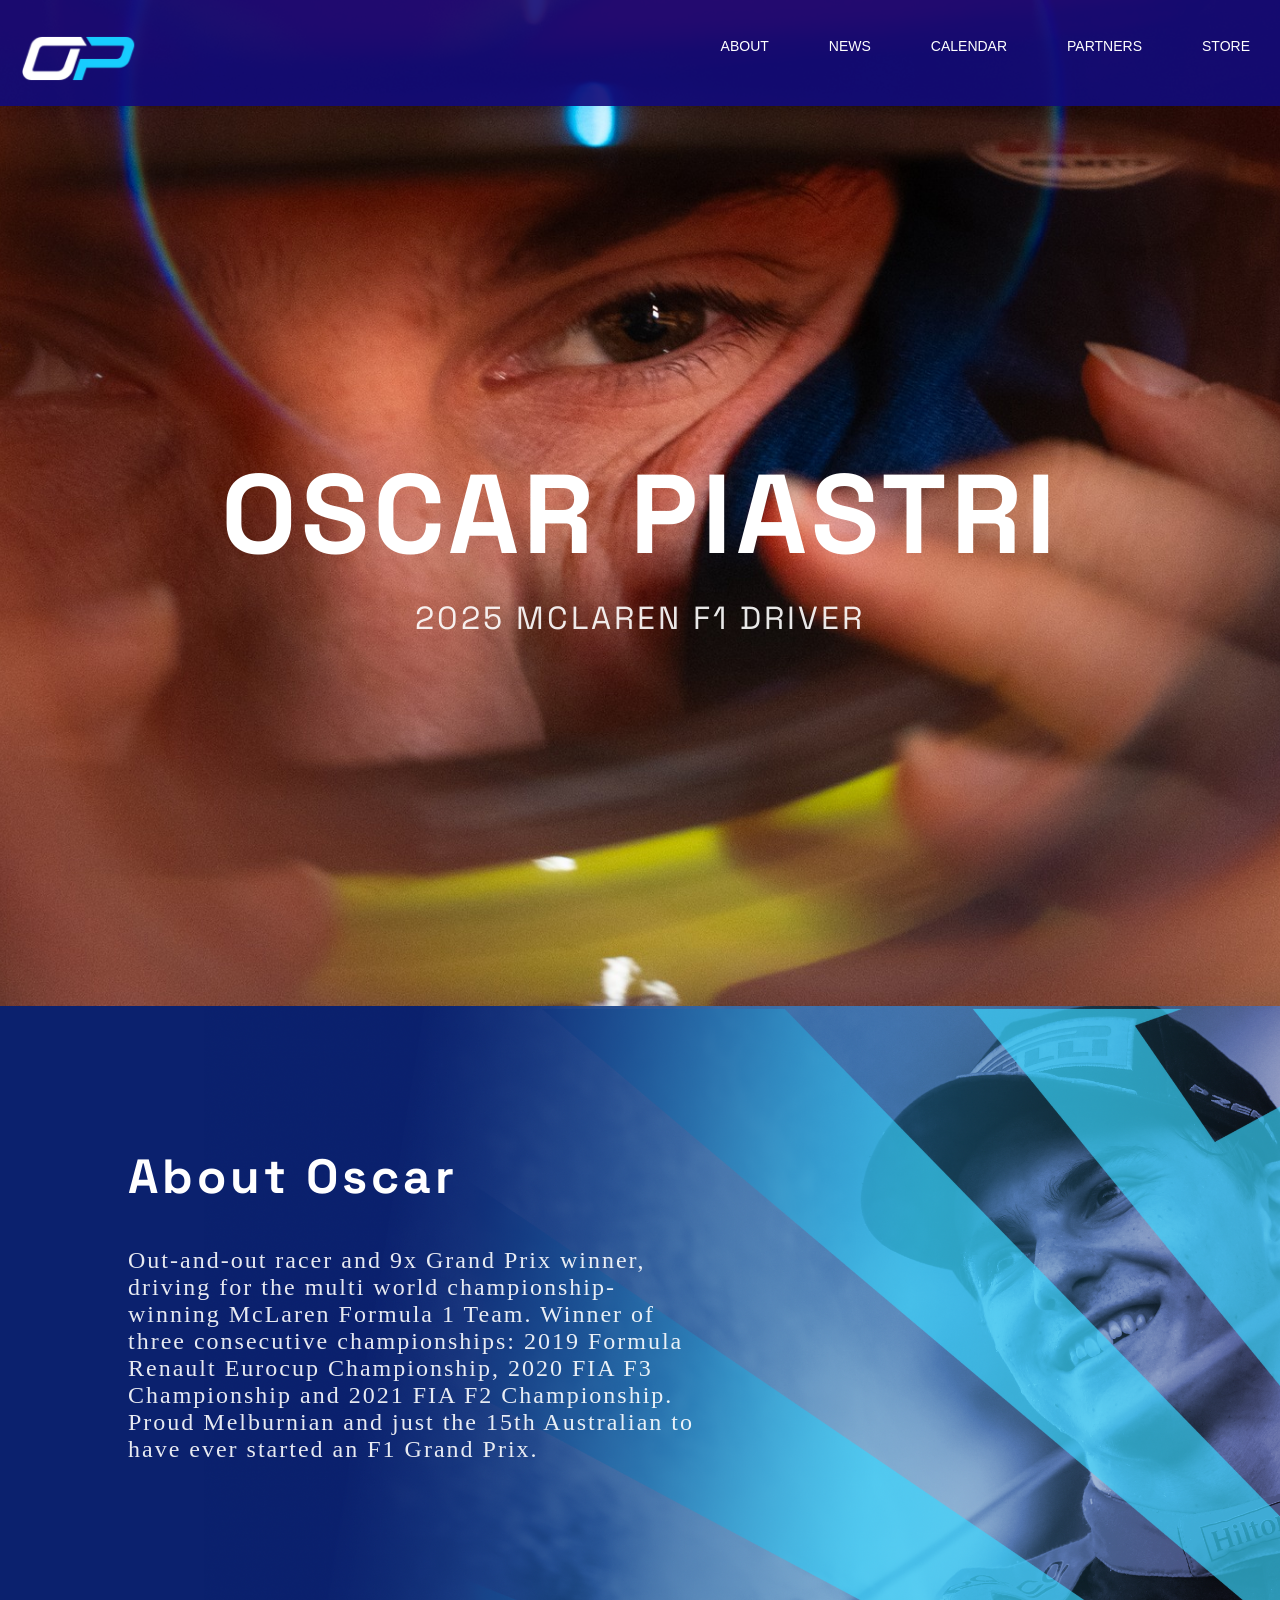
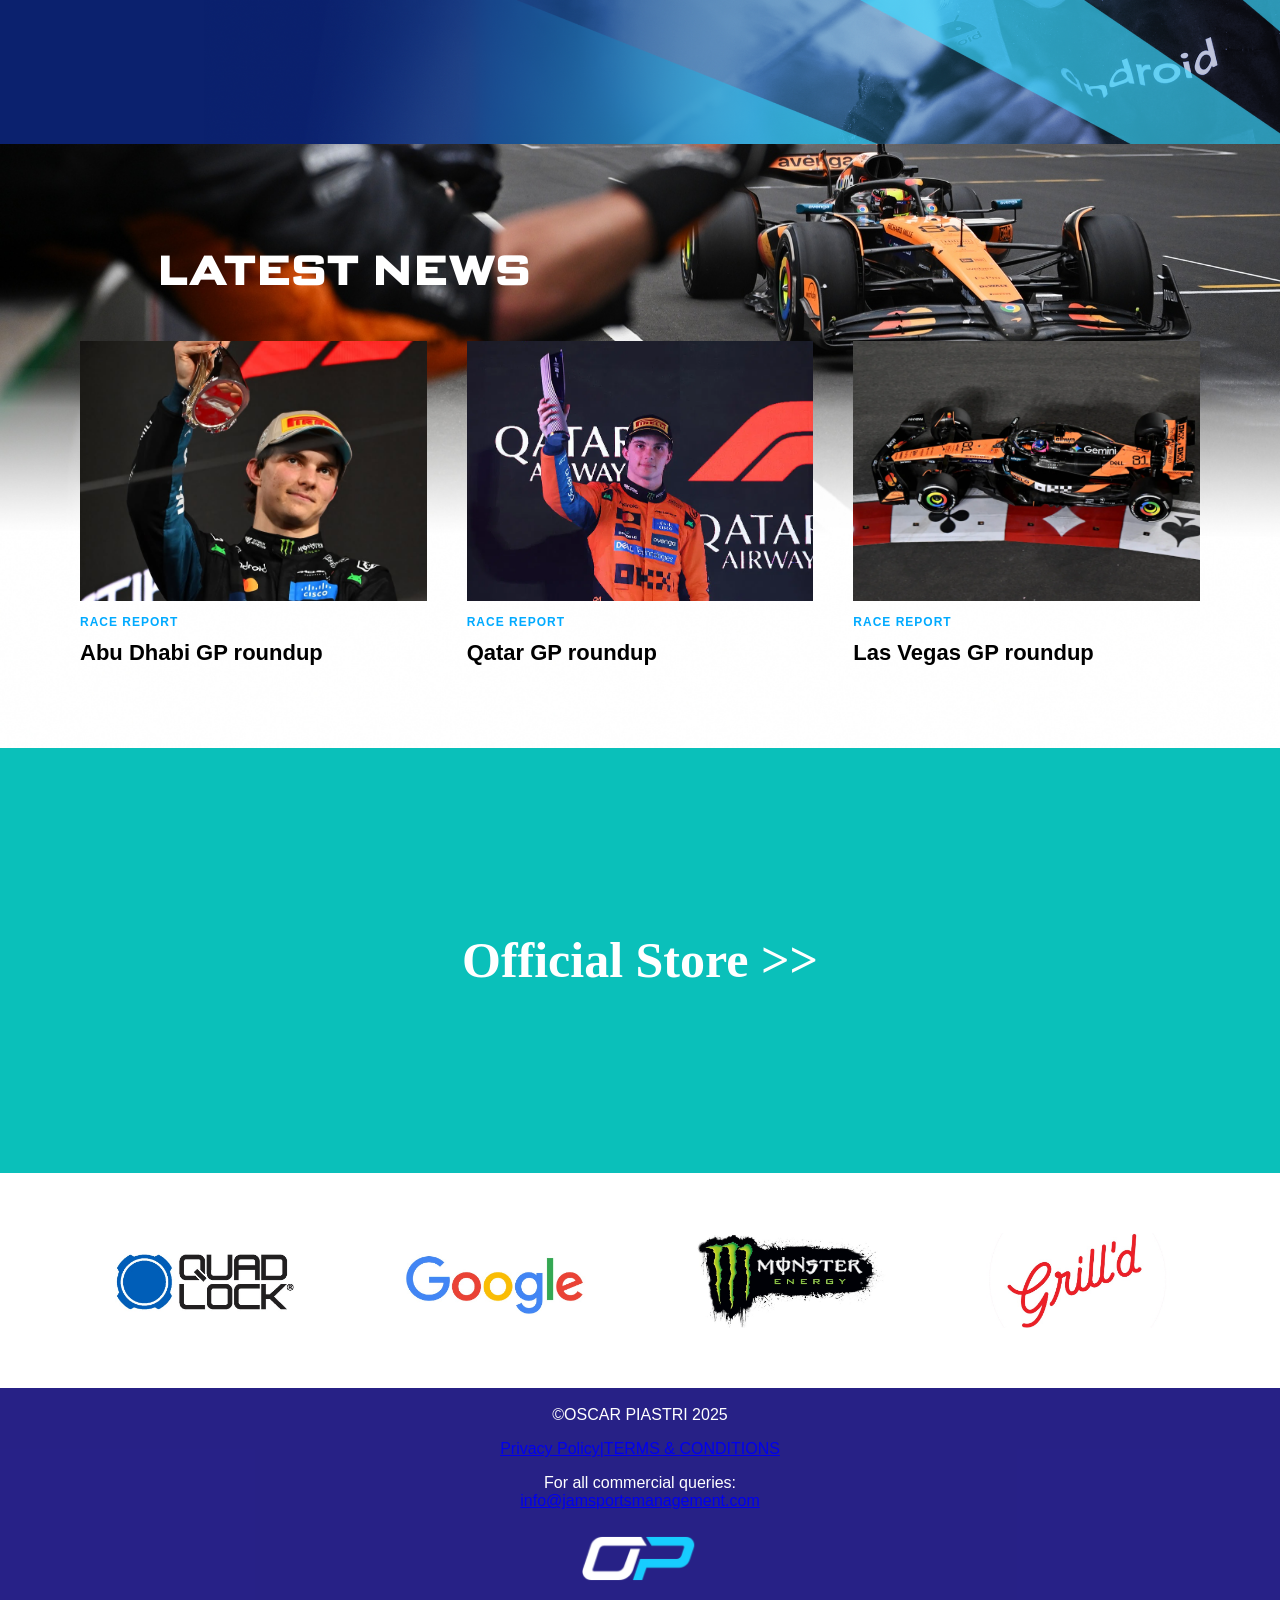
<file: index.html>
<!DOCTYPE html>
<html lang="en">
<head>
    <meta charset="UTF-8">
    <meta name="viewport" content="width=device-width, initial-scale=1.0">
    <title>Offical Website|Oscar Piastri|Clone</title>
    <link rel="icon" type="image/png" href="1op-logo24.png">
    <link rel="preconnect" href="https://fonts.googleapis.com">
<link rel="preconnect" href="https://fonts.gstatic.com" crossorigin>
<link href="https://fonts.googleapis.com/css2?family=Space+Grotesk:wght@700&display=swap" rel="stylesheet">
<link rel="preconnect" href="https://fonts.googleapis.com">
<link rel="preconnect" href="https://fonts.gstatic.com" crossorigin>
<link href="https://fonts.googleapis.com/css2?family=BBH+Bartle&family=Science+Gothic:wght@100..900&display=swap" rel="stylesheet">
    <link rel="stylesheet" href="style.css">
</head>
<body>
    <nav>
        <img src="1op-logo24.png" width="120px" class="logo">
        <ul>
            <li><a href="#">ABOUT</a></li>
            <li><a href="#">NEWS</a></li>
            <li><a href="#">CALENDAR</a></li>
            <li><a href="#">PARTNERS</a></li>
            <li><a href="#">STORE</a></li>
        </ul>
    </nav>
    <section class="hero">
    <div class="hero-content">
      <h1>OSCAR PIASTRI</h1>
      <p>2025 MCLAREN F1 DRIVER</p>
    </div>
  </section>
  <section class="hero1">
    <div class="hero1-content">
		<h2>About Oscar</h2>
			<p>Out-and-out racer and 9x Grand Prix winner, driving for the multi world championship-winning McLaren Formula 1 Team. Winner of three consecutive championships: 2019 Formula Renault Eurocup Championship, 2020 FIA F3 Championship and 2021 FIA F2 Championship. Proud Melburnian and just the 15th Australian to have ever started an F1 Grand Prix.

      </p>
	</div>
  </section>
  <section class="news-section">
  <h2 class="news-title">LATEST NEWS</h2>

  <div class="news-cards">
    <div class="card">
      <img src="4r24-abu-dhabi-main-25.png" alt="">
      <span class="tag">RACE REPORT</span>
      <h3>Abu Dhabi GP roundup</h3>
    </div>

    <div class="card">
      <img src="3r23-qatar-gallery-main-25.png" alt="">
      <span class="tag">RACE REPORT</span>
      <h3>Qatar GP roundup</h3>
    </div>

    <div class="card">
      <img src="2r22-las-vegas-main-25.png" alt="">
      <span class="tag">RACE REPORT</span>
      <h3>Las Vegas GP roundup</h3>
    </div>
  </div>
</section>
<a class="a" href="https://store.oscarpiastri.com">
<div class="store-section">
				<h1 class="hi">Official Store >></h1>
			</div>
</a>

<section class="partners">
    <img src="quadlock.jpg" alt="Quad Lock">
    <img src="google.jpg" alt="Google">
    <img src="monster-energy.jpg" alt="Monster Energy">
    <img src="grilld.jpg" alt="Grill'd">
  </section>

<footer>
  <div>
    <p>&copy;OSCAR PIASTRI 2025</p>
    <p></p><a href="#">Privacy Policy|TERMS &amp; CONDITIONS</a></p>
    For all commercial queries:<br>
    <a href="#">info@jamsportsmanagement.com</a>
  </div>
  <div class="logofoot"><img src="1op-logo24.png" width="120px"></div>   
</footer>
</body>
</html>
</file>
<file: style.css>
body{
    margin: 0;
    padding: 0;
    font-family: Arial, Helvetica, sans-serif;
}

nav{
    background: rgba(18, 11, 123, 0.91);
    width: 100%;
    height: 106px;
    position: fixed;
    border-bottom: #0033a0;
}

nav ul{
    float: right;
    display: flex;
    list-style: none;
}
nav ul li a{
   color: white;
   line-height: 60px;
   padding: 12px 20px;
   font-size: 14px;
   text-decoration: none;
   border-radius: 6px;
   margin: 10px;
}
.logo{
    float: left;
    margin: 10px 20px;
}

.hero {
    min-height: 100vh;
    background: url('home-banner-0325.jpg') no-repeat center center/cover;
    display: flex;
    justify-content: center;
    align-items: center;
    color: white;
    text-align: center;
    padding-top: 106px;
}
.hero-content {
    color: white;
}

.hero-content h1 {
    font-family: 'Space Grotesk', sans-serif;
    font-size: 7rem;
    letter-spacing: 4px;
    margin: 0;
}

.hero-content p {
    font-family: 'space Grotesk', sans-serif;
    margin-top: 12px;
    font-size: 2rem;
    letter-spacing: 3px;
    opacity: 0.9;
}

.hero1 {
    height: 82vh;
    background: url('about-bkg-24.png') no-repeat center center/cover;
    display: flex;
    color: white;
}

.hero1-content h2 {
    font-family: 'Space Grotesk', sans-serif;
    font-size: 3rem;
    letter-spacing: 4px;
    margin-left: 10vw;
    padding-top: 100px;
    text-align: left;
    flex: 1;
}
.hero1-content p {
    font-family: Cambria, Cochin, Georgia, Times, 'Times New Roman', serif;
    margin-top: 12px;
    font-size: 1.5rem;
    letter-spacing: 2px;
    opacity: 0.9;
    max-width: 45vw;
    margin-left: 10vw;
}

.news-section {
  background: url('news-bkg-25.jpg') no-repeat center center/cover;
  padding: 60px 80px;
}

.news-title {
font-family: 'science gothic', sans-serif;
  font-size: 42px;
  font-weight: 700;
  margin-left: 6vw;
  margin-bottom: 40px;
  text-align: left;
  color: #ffffff;
}

.news-cards {
  display: flex;
  gap: 40px;
}
.card {
  width: 33.33%;
}

.card img {
  width: 100%;
  height: 260px;
  object-fit: cover;
  display: block;
}

.tag {
  display: inline-block;
  margin-top: 14px;
  font-size: 12px;
  font-weight: 600;
  color: #00aaff;
  letter-spacing: 1px;
}
.card h3 {
  margin-top: 10px;
  font-size: 22px;
  font-weight: 600;
}
.store-section {
    background-color: #0ac0ba;
    padding: 40px 80px;
    text-align: center;
}
.a{
    text-decoration: none;
}
.hi {
    font-family: 'BBH Bartle', cursive;
    background-color: #0ac0ba;
    padding: 110px;
    font-size:50px;
    color: #ffffff;
    text-align: center;
}

.partners {
  display: flex;
  justify-content: space-evenly;
  align-items: center;
  padding: 60px 20px;
  flex-wrap: wrap;
  gap: 10px;
  background: #ffffff;
}
.partners img {
  max-height: 200px;
  max-width: 200px;
  object-fit: contain;
}

footer {
    background-color: rgba(18, 11, 123, 0.91);
    color: white;
    text-align: center;
    padding: 2px 0;
    position: relative;
    bottom: 0;
    width: 100%;
    text-decoration: none;
}
</file>
